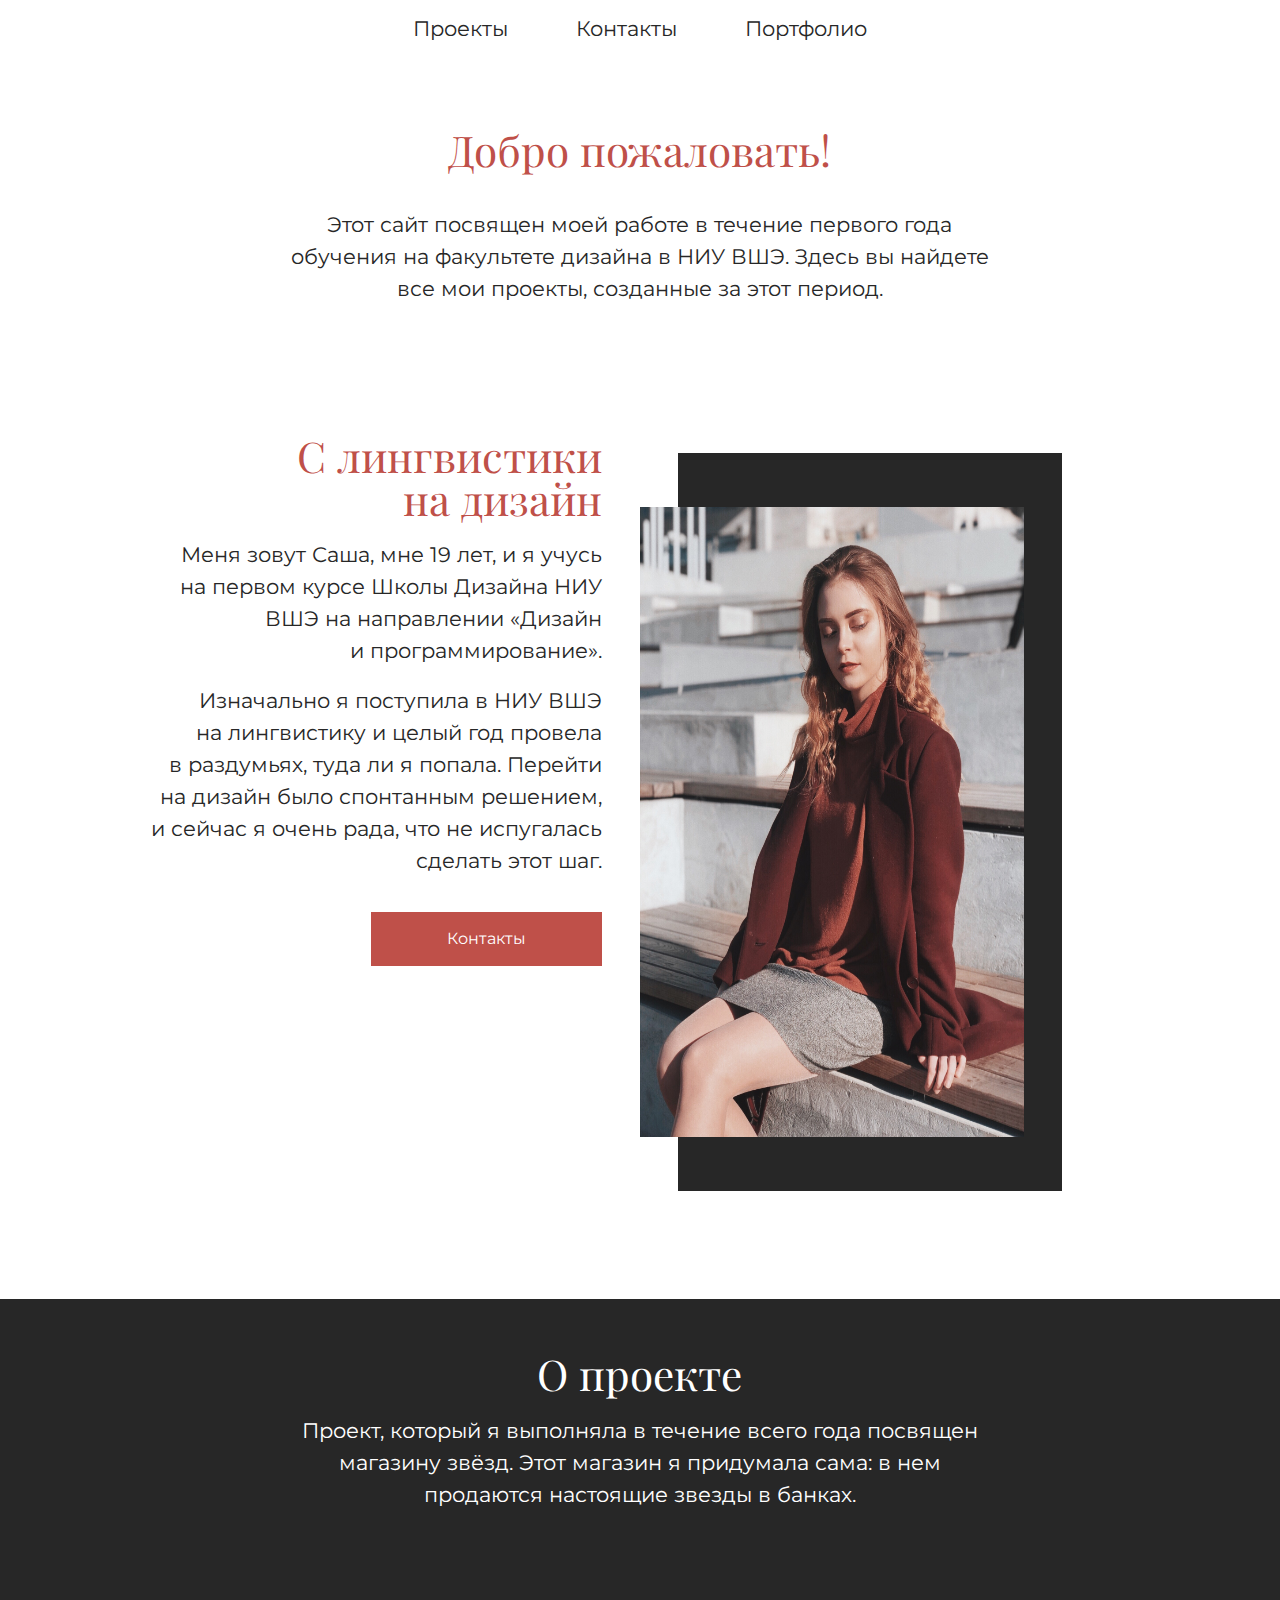
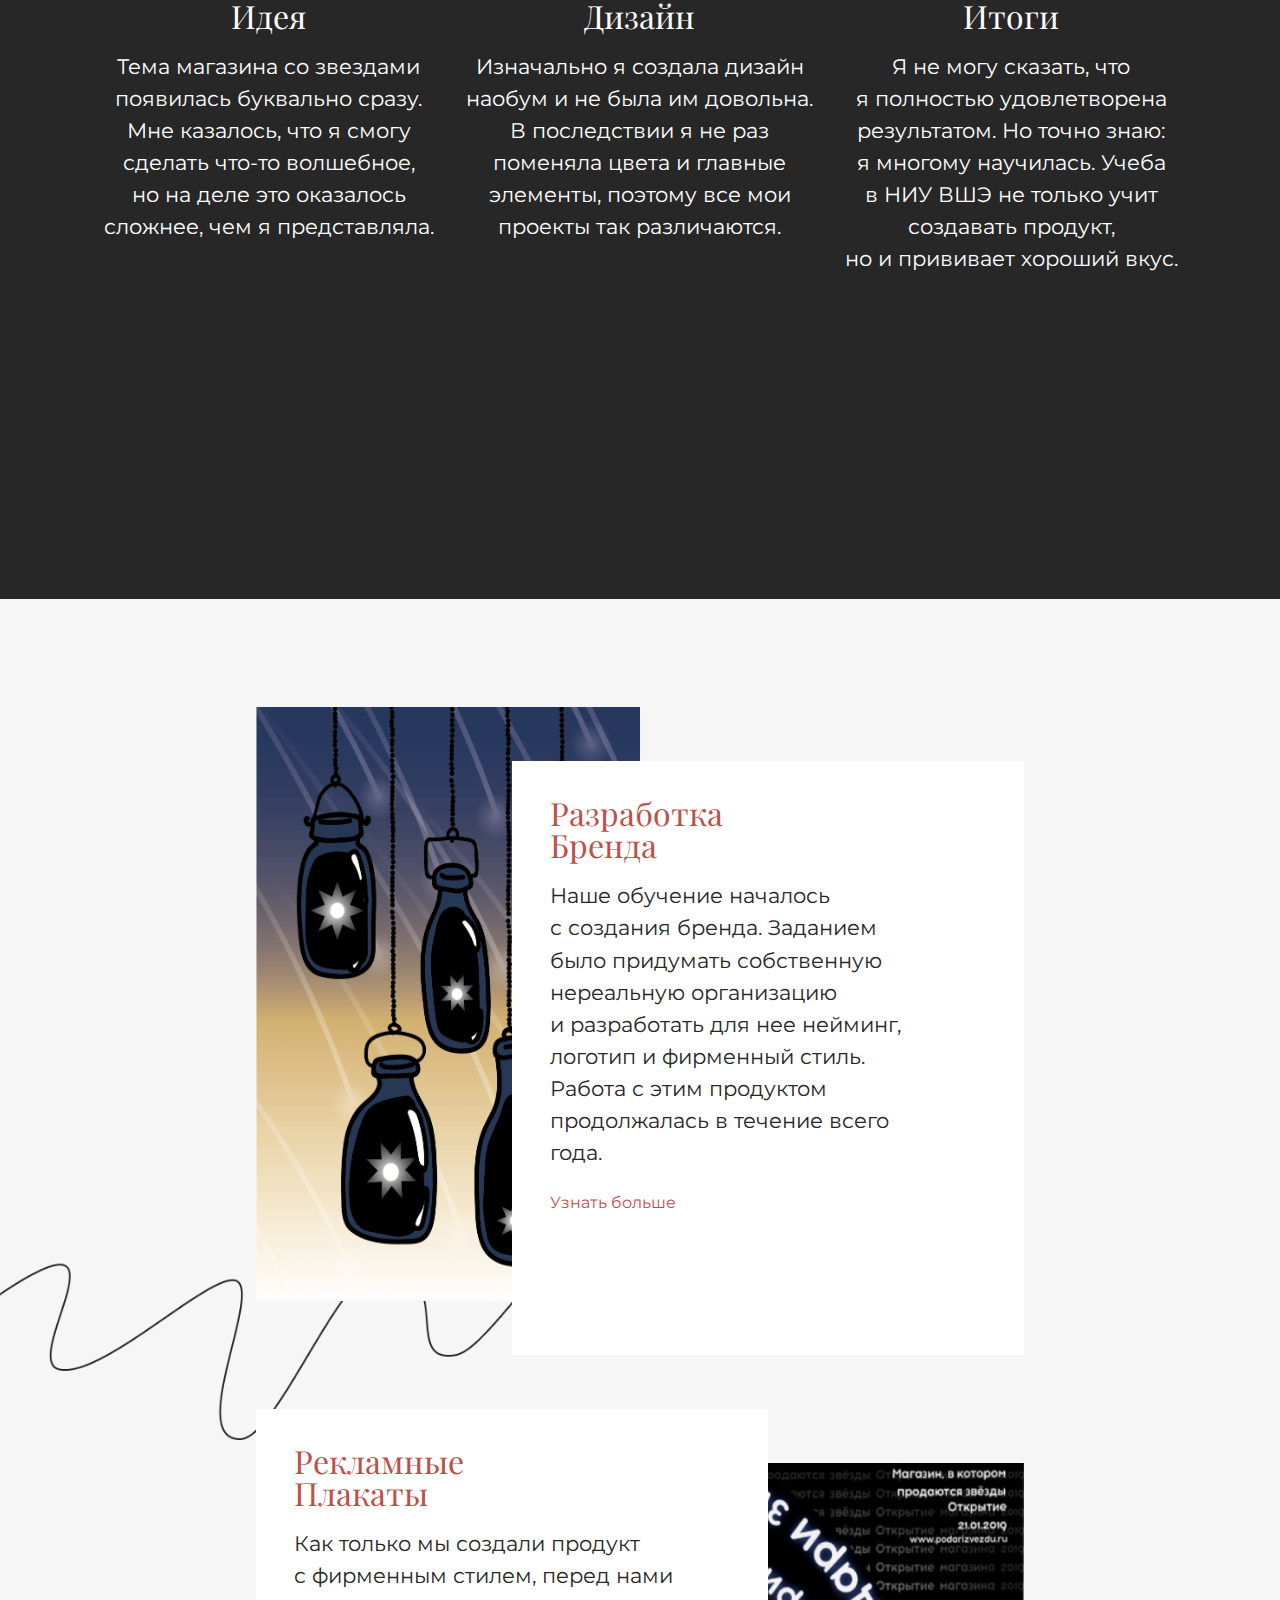
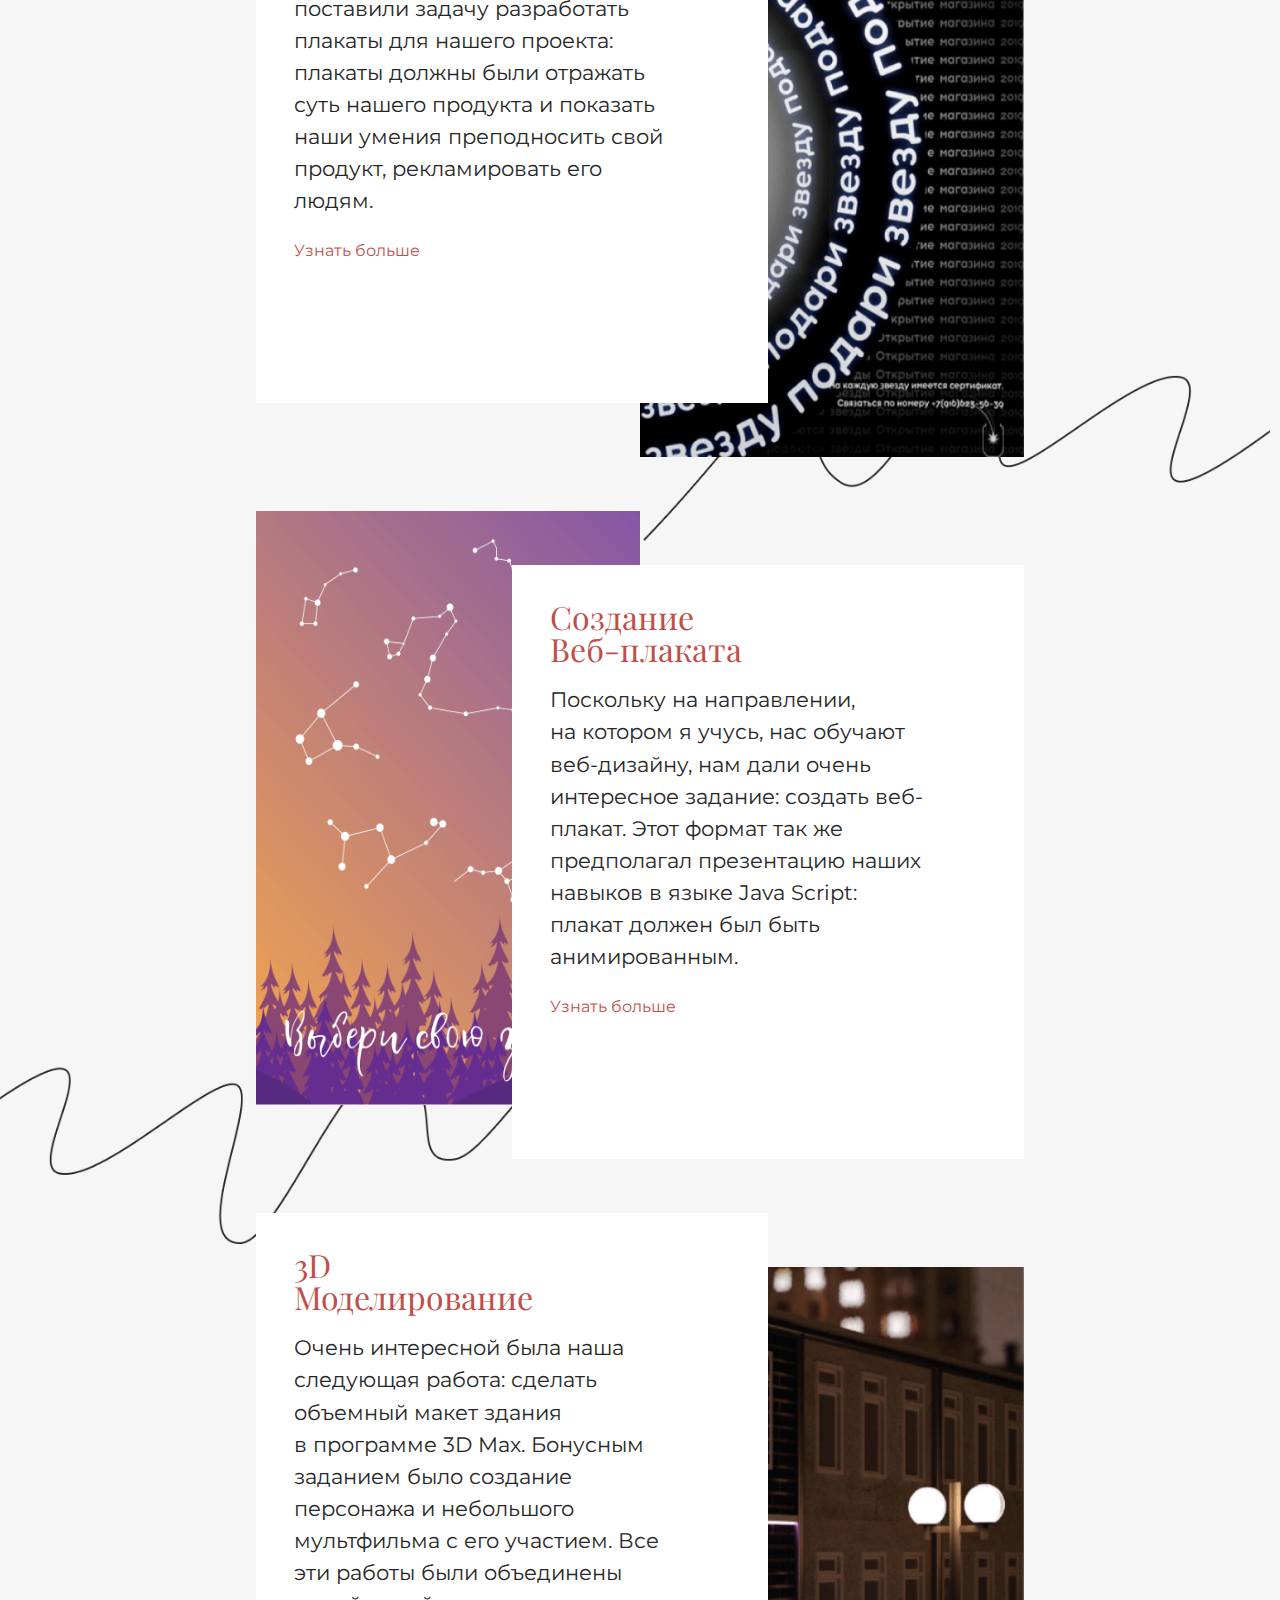
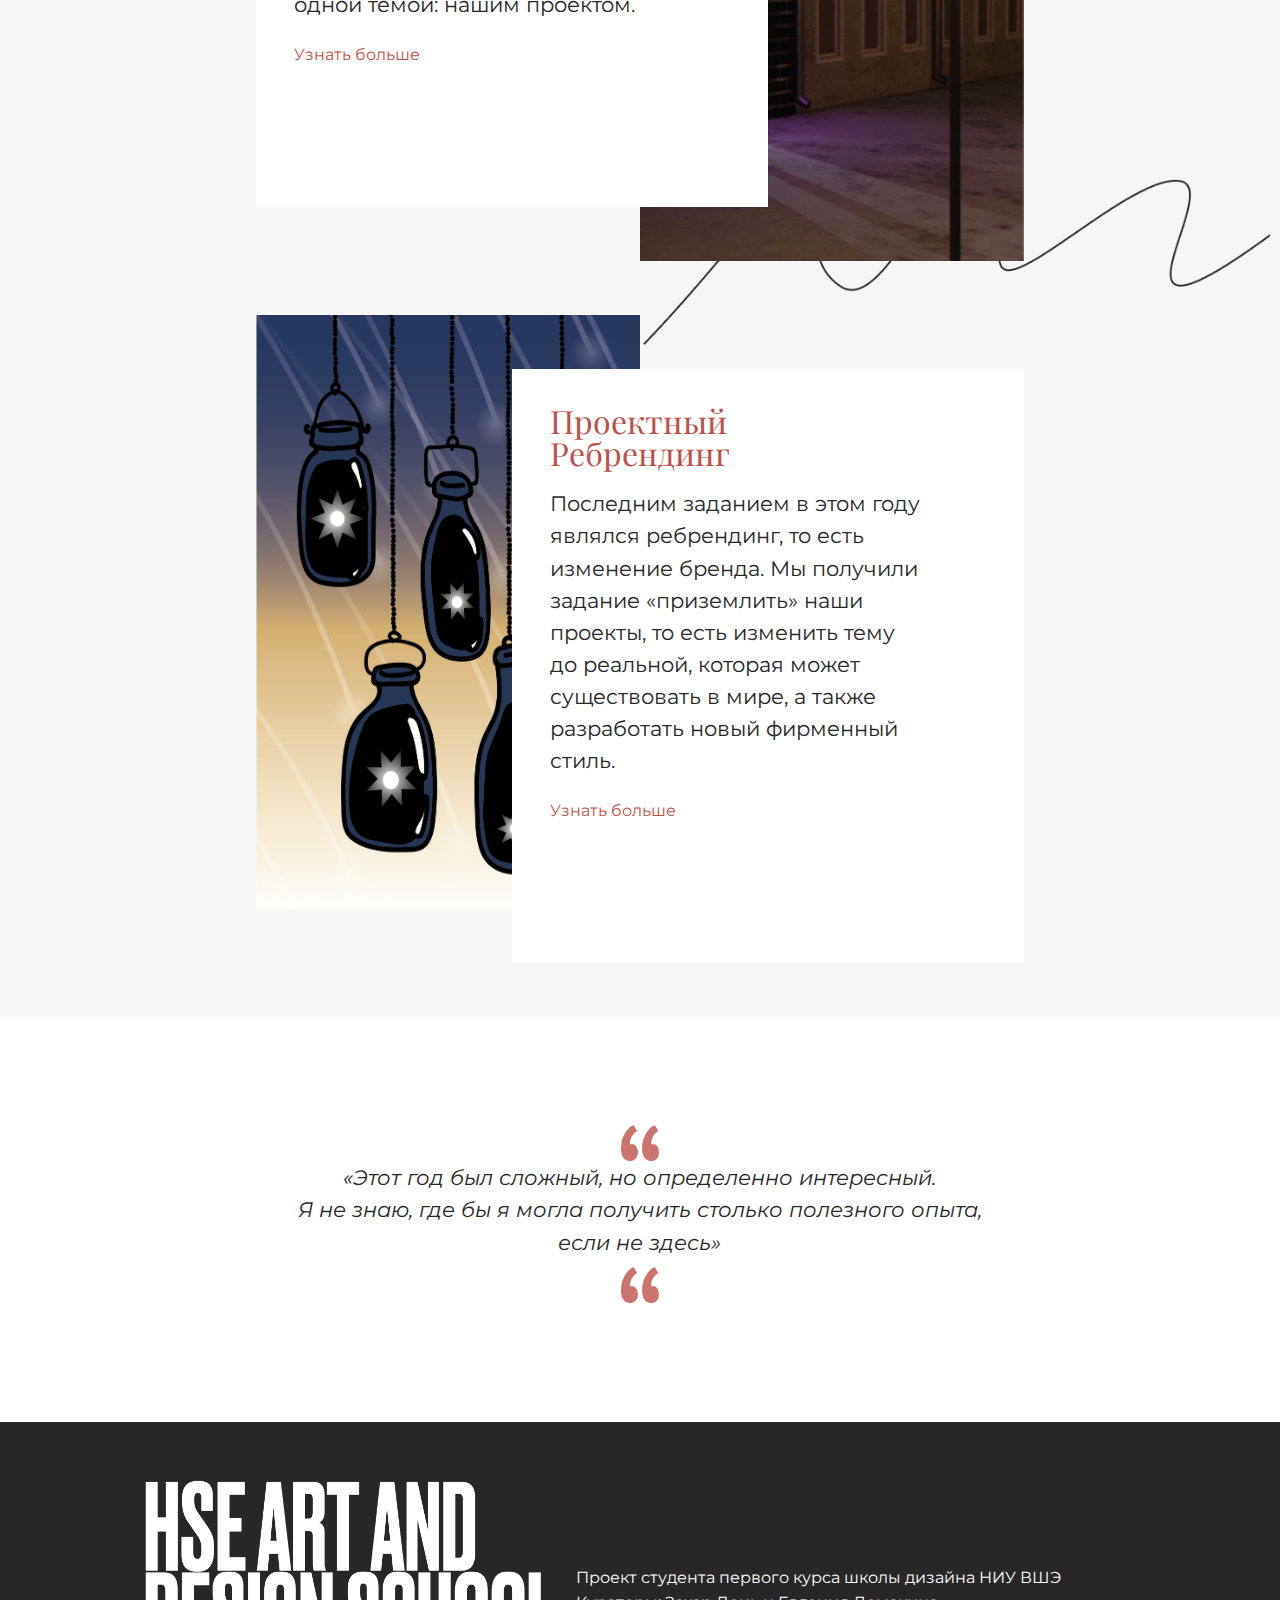
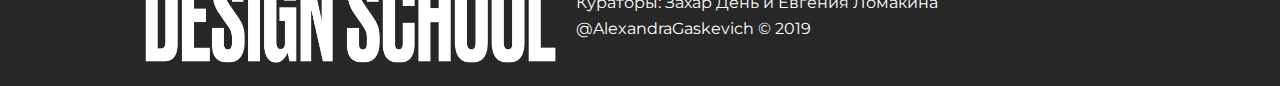
<file: index.html>
<!DOCTYPE html>
<html lang="en" dir="ltr">
  <head>
    <meta charset="utf-8">
    <title>Главная страница</title>
    <link rel="stylesheet" href="styles.css">
    <meta name="viewport" content="width=device-width">
  </head>
  <body>
    <section class="main">

      <nav class="main-nav">
        <ul>
          <li><a href="second-page/index.html">Проекты</a></li>
          <li><a href="about-me/index.html">Контакты</a></li>
          <li><a href="https://portfolio.hse.ru/">Портфолио</a></li>
        </ul>
      </nav>

      <section class="welcome">

        <div class="welcome-text">
          <h1>Добро пожаловать!</h1>
          <p>Этот сайт посвящен моей работе в&nbsp;течение первого года обучения на&nbsp;факультете дизайна в&nbsp;НИУ ВШЭ. Здесь вы&nbsp;найдете все мои проекты, созданные за&nbsp;этот период.</p>
        </div>
      </section>

      <div class="divider">
        <img src="img/divider.png" alt="divider">
      </div>


      <section class="about">
        <div class="about-back-color"></div>

        <div class="about-text">
          <h1>C лингвистики<br>на дизайн</h1>


          <p>Меня зовут Саша, мне 19&nbsp;лет, и&nbsp;я&nbsp;учусь на&nbsp;первом курсе Школы Дизайна НИУ ВШЭ на&nbsp;направлении &laquo;Дизайн и&nbsp;программирование&raquo;.</p>
          <p>Изначально я&nbsp;поступила в&nbsp;НИУ ВШЭ на&nbsp;лингвистику и&nbsp;целый год провела в&nbsp;раздумьях, туда&nbsp;ли я&nbsp;попала. Перейти на&nbsp;дизайн было спонтанным решением, и&nbsp;сейчас я&nbsp;очень рада, что не&nbsp;испугалась сделать&nbsp;этот&nbsp;шаг.</p>

          <div class="button">
            <a href="about-me/index.html">Контакты</a>
          </div>
        </div>

        <div class="photo">
          <img src="img/me.jpg" alt="me">
        </div>

        <div class="photo-two">
          <img src="img/me-two.jpg" alt="">
        </div>
      </section>

      <section class="project">
        <div class="project-text">
          <h1>О проекте</h1>
          <p>Проект, который я&nbsp;выполняла в&nbsp;течение всего года посвящен магазину звёзд. Этот магазин я&nbsp;придумала сама: в&nbsp;нем продаются настоящие звезды в&nbsp;банках.</p>
        </div>


        <div class="project-cards">
          <div class="project-card">
            <div class="project-card-text">
              <h1><span>Идея</span></h1>
              <p>Тема магазина со&nbsp;звездами появилась буквально сразу. Мне казалось, что я&nbsp;смогу сделать что-то волшебное, но&nbsp;на&nbsp;деле это оказалось сложнее, чем я&nbsp;представляла.</p>
            </div>
          </div>


          <div class="project-card">
            <div class="project-card-text">
              <h1><span>Дизайн</span></h1>
              <p>Изначально я&nbsp;создала дизайн наобум и&nbsp;не&nbsp;была им&nbsp;довольна. В&nbsp;последствии я&nbsp;не раз поменяла цвета и&nbsp;главные элементы, поэтому все мои проекты так различаются.</p>
            </div>
          </div>


          <div class="project-card three">
            <div class="project-card-text">
              <h1><span>Итоги</span></h1>
              <p>Я&nbsp;не&nbsp;могу сказать, что я&nbsp;полностью удовлетворена результатом. Но&nbsp;точно знаю: я&nbsp;многому научилась. Учеба в&nbsp;НИУ ВШЭ не&nbsp;только учит создавать продукт, но&nbsp;и&nbsp;прививает хороший вкус.</p>
            </div>
          </div>
        </div>


      </section>

      <div class="part-back-color-grey"></div>
      <div class="part-back-color"></div>


      <section class="part">

        <div class="card" id="card-one">
          <div class="card-image">
            <img src="img/card-one-image.png" alt="card-one-image">
          </div>
          <div class="card-text">
            <div class="card-text-text">
              <h1>Разработка<br>Бренда</h1>
              <p>Наше обучение началось с&nbsp;создания бренда. Заданием было придумать собственную нереальную организацию и&nbsp;разработать для нее нейминг, логотип и&nbsp;фирменный стиль. Работа с&nbsp;этим продуктом продолжалась в&nbsp;течение всего года.</p>
              <a href="second-page/index.html">Узнать больше</a>
            </div>
          </div>
        </div>

        <div class="small-divider">
          <img src="img/small-divider.png" alt="small-divider">
        </div>

        <div class="card" id="card-two">
          <div class="card-text mirror">
            <div class="card-text-text">
              <h1>Рекламные<br>Плакаты</h1>
              <p>Как только мы&nbsp;создали продукт с&nbsp;фирменным стилем, перед нами поставили задачу разработать плакаты для нашего проекта: плакаты должны были отражать суть нашего продукта и&nbsp;показать наши умения преподносить свой продукт, рекламировать его людям.</p>
              <a href="second-page/index.html#posters">Узнать больше</a>
            </div>
          </div>
          <div class="card-image mirror">
            <img src="img/card-two-image.png" alt="card-two-image">
          </div>
        </div>

        <div class="small-divider-mirror">
          <img src="img/small-divider-mirror.png" alt="small-divider-mirror">
        </div>

        <div class="card" id="card-three">
          <div class="card-image">
            <img src="img/card-three-image.png" alt="card-three-image">
          </div>
          <div class="card-text">
            <div class="card-text-text">
              <h1>Создание<br>Веб-плаката</h1>
              <p>Поскольку на&nbsp;направлении, на&nbsp;котором я&nbsp;учусь, нас обучают веб-дизайну, нам дали очень интересное задание: создать веб-плакат. Этот формат так&nbsp;же предполагал презентацию наших навыков в&nbsp;языке Java Script: плакат должен был быть анимированным.</p>
              <a href="second-page/index.html#web-poster">Узнать больше</a>
            </div>
          </div>
        </div>

        <div class="small-divider">
          <img src="img/small-divider.png" alt="small-divider">
        </div>

        <div class="card" id="card-four">
          <div class="card-text  mirror">
            <div class="card-text-text">
              <h1>3D<br>Моделирование</h1>
              <p>Очень интересной была наша следующая работа: сделать объемный макет здания в&nbsp;программе 3D&nbsp;Max. Бонусным заданием было создание персонажа и&nbsp;небольшого мультфильма с&nbsp;его участием. Все эти работы были объединены одной темой: нашим проектом.</p>
              <a href="second-page/index.html#building">Узнать больше</a>
            </div>
          </div>
          <div class="card-image  mirror">
            <img src="img/card-four-image.png" alt="card-four-image">
          </div>
        </div>

        <div class="small-divider-mirror">
          <img src="img/small-divider-mirror.png" alt="small-divider-mirror">
        </div>

        <div class="card" id="card-five">
          <div class="card-image">
            <img src="img/card-one-image.png" alt="card-five-image">
          </div>
          <div class="card-text">
            <div class="card-text-text">
              <h1>Проектный<br>Ребрендинг</h1>
              <p>Последним заданием в&nbsp;этом году являлся ребрендинг, то&nbsp;есть изменение бренда. Мы&nbsp;получили задание &laquo;приземлить&raquo; наши проекты, то&nbsp;есть изменить тему до&nbsp;реальной, которая может существовать в&nbsp;мире, а&nbsp;также разработать новый фирменный стиль.</p>
              <a href="second-page/index.html#rebranding">Узнать больше</a>
            </div>
          </div>
        </div>
      </section>


      <section class="copyright">
        <div class="copyright-background"></div>
        <img class="image-one" src="img/copyright.png" alt="copyright">
        <div class="copyright-text">
          <p>&laquo;Этот год был сложный, но&nbsp;определенно интересный.<br>Я&nbsp;не&nbsp;знаю, где&nbsp;бы я&nbsp;могла получить столько полезного опыта, если не&nbsp;здесь&raquo;</p>
        </div>
        <img class="image-two" src="img/copyright.png" alt="copyright">
      </section>

    </section>

    <footer>
      <a href="https://design.hse.ru/"><img src="img/hse-logo-white.png" alt="hse-logo"></a>
      <p>Проект студента первого курса школы дизайна НИУ ВШЭ<br>Кураторы: Захар День и Евгения Ломакина<br>@AlexandraGaskevich © 2019</p>
    </footer>

  </body>
</html>
</file>
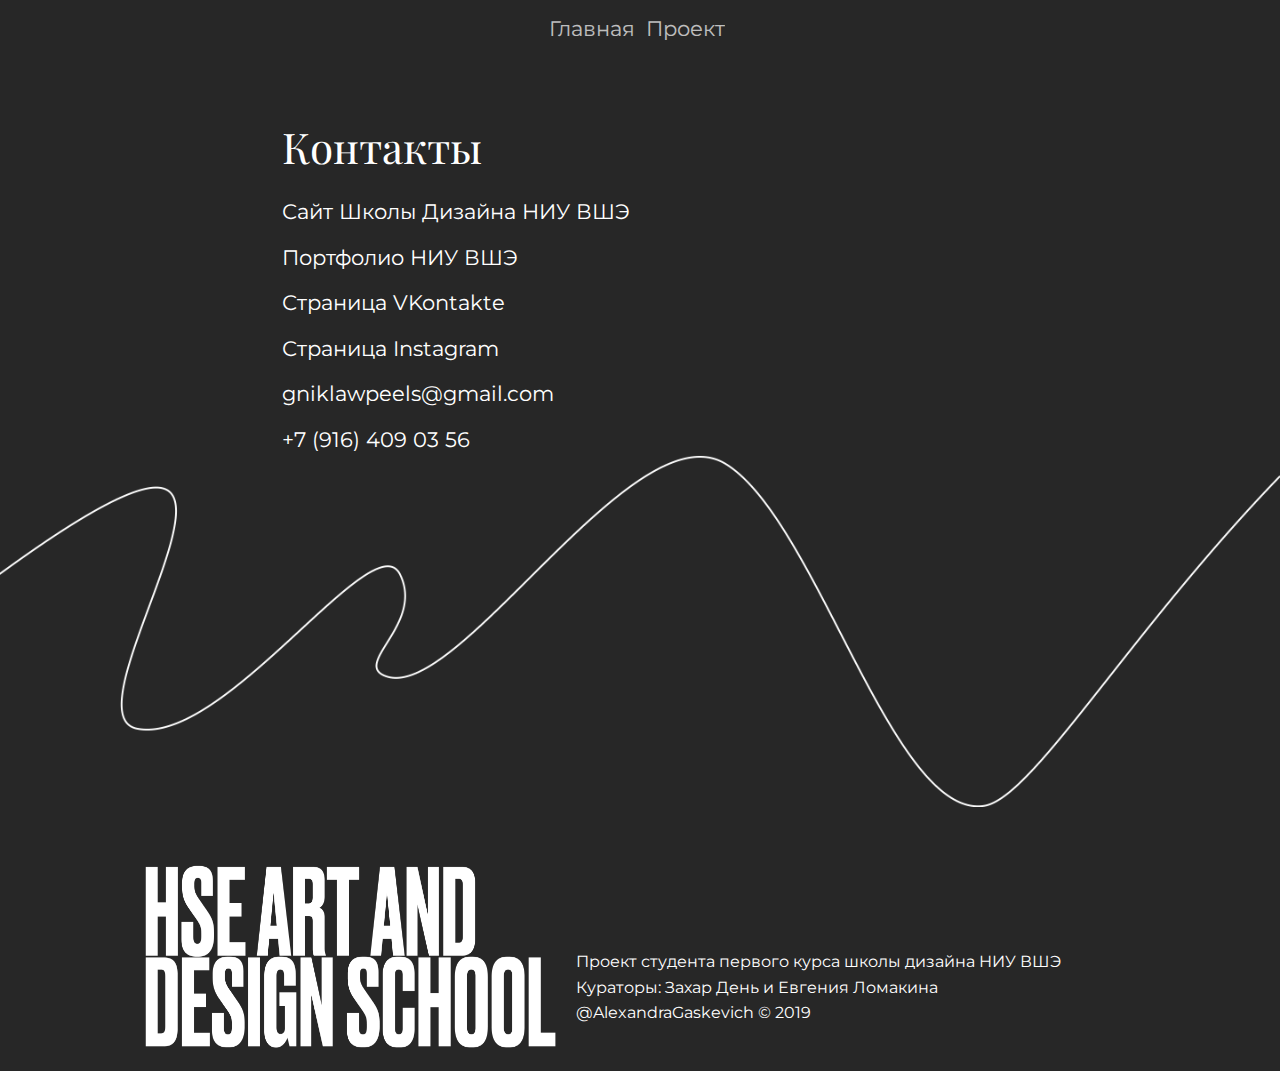
<file: about-me/index.html>
<!DOCTYPE html>
<html lang="en" dir="ltr">
  <head>
    <meta charset="utf-8">
    <title>Контакты</title>
    <link rel="stylesheet" href="styles.css">
    <meta name="viewport" content="width=device-width">
  </head>
  <body>
    <div class="nav">
      <ul>
        <li><a href="../index.html">Главная</a></li>
        <li><a href="../second-page/index.html">Проект</a></li>
      </ul>
    </div>

    <div class="text">
      <h1>Контакты</h1>
      <p><a href="https://design.hse.ru/">Сайт Школы Дизайна НИУ ВШЭ</a></p>
      <p><a href="https://portfolio.hse.ru/project/57100#">Портфолио НИУ ВШЭ</a></p>
      <p><a href="https://vk.com/uincio">Страница VKontakte</a></p>
      <p><a href="https://instagram.com/uincio">Страница Instagram</a></p>
      <p class="none">gniklawpeels@gmail.com</p>
      <p class="none">+7&nbsp;(916)&nbsp;409&nbsp;03&nbsp;56</p>
    </div>

    <img class="divider" src="divider.png" alt="divider">
  </body>
  <footer>
  <a href="https://design.hse.ru/"><img src="../img/hse-logo-white.png" alt="hse-logo"></a>
  <p>Проект студента первого курса школы дизайна НИУ ВШЭ<br>Кураторы: Захар День и Евгения Ломакина<br>@AlexandraGaskevich © 2019</p>
</footer>
</html>
</file>
<file: styles.css>
@import url('https://fonts.googleapis.com/css?family=Montserrat&display=swap');
@import url('https://fonts.googleapis.com/css?family=Playfair+Display&display=swap');
@import "reset.css";


@media (min-width: 320px) and (orientation: portrait) {

  body {
    width: auto;
    height: auto;
    left: 0px;
    top: 0px;
    margin: 0;
    padding: 0;
  }

  section.main {
    width: 100vw;
  }

  h1 {
    font-size: 6.4vw;
    font-family: 'Playfair Display', serif;
    color: #272727;
  }

  p {
    color: #272727;
    font-size: 3.7vw;
    font-family: 'Montserrat', sans-serif;
  }

  nav.main-nav {
    width: 100vw;
    height: 3vh;
  }

  ul {
    list-style: none;
    position: absolute;
    z-index: 2;
    text-align: center;
    width: 100vw;
    margin-top: 2vw;
  }
  li {
    display: inline;
    font-family: 'Montserrat', sans-serif;
    font-size: 3.7vw;
    color: #272727;
    margin-right: 5vw;
  }
  .main-nav a{
    text-decoration: none;
    color: #272727;
    cursor: pointer;
  }

  section.welcome {
    height: 30vh;
    width: 86.67vw;
    margin-top: 4.5vh;
    position: absolute;
  }

  div.welcome-back-color {
    display: none;
  }

  div.welcome-text {
    width: 86.67vw;
    margin-left: 6.67vw;
    text-align: center;
    position: relative;
    z-index: 1;
  }
  div.welcome-text h1 {
    margin-top: ;
    color: #BF5049;
    font-size: 6.4vw;
  }

  div.welcome-text p {
    color: #272727;
    font-size: 3.7vw;
    margin-top: 2vh;
    line-height: 1.5;
  }

  div.divider {
    display: none;
  }

  div.about-back-color {
    display: none;
  }

  section.about {
    margin-top: 32vh;
    width: 100vw;
    height: 105.7vh;
    display: grid;
    position: absolute;
    grid-template-rows: 75vh 52.5vh;
  }

  div.photo {
    width: 100vw;
    height: 75vh;
    margin-top: -75vh;
    z-index: 0;
  }
  div.photo img {
    width: 100vw;
    height: auto;
    z-index: 0;
  }

  div.photo-two {
    display: none;
  }

  div.about-text {
    background-color: #FFFFFF;
    margin-top: 52.5vh;
    text-align: left;
    width: 86.67vw;
    height: 52.5vh;
    margin-left: 6.67vw;
    z-index: 1;
  }


  div.about-text h1 {
    color: #BF5049;
    margin-left: 10vw;
    margin-top: 2vh;
  }

  div.about-text p {
    width: 66.67vw;
    margin-left: 10vw;
    font-size: 3.2vw;
    margin-top: 1vh;
    line-height: 1.5;
  }

  div.button {
    width: 37.3vw;
    height: 4.5vh;
    background-color: #BF5049;
    margin-top: 4.5vh;
    margin-left: 10vw;
    text-align: center;
  }

  div.button a {
    color: #FFFFFF;
    font-family: 'Montserrat', sans-serif;
    font-size: 2.67vw;
    line-height: 4.5vh;
    text-decoration: none;
    cursor: pointer;
  }

  section.project {
    margin-top: 140.4vh;
    width: 100vw;
    height: 135vh;
    background-color: #272727;
  }

  div.project-text {
    margin-top: 1.5vh;
    width: 86.67vw;
    margin-left: 6.67vw;
    margin-top: ;
    text-align: center;
    position: absolute;
    z-index: 2;
  }

  div.project-text h1{
    color: #FFFFFF;
    margin-top: 2vh;
  }

  div.project-text p{
    color: #FFFFFF;
    font-size: 3.7vw;
    margin-top: 1vh;
    line-height: 1.5;
  }

  div.project-cards {
    margin-top: 30vh;
    display: flex;
    flex-direction: column;
    justify-content: space-between;

    width: 86.67vw;
    height: 100vh;
    margin-left: 6.67vw;
    margin-top: ;
    position: absolute;
    z-index: 2;
    text-align: center;
  }

  div.project-cards h1{
    font-size: 6.4vw;
    color: #BF5049;
    text-align: center;
    margin-top: 2vh;

  }

  div.project-cards p {
    text-align: center;
    font-size: 3.7vw;
    margin-top: 2vh;
    line-height: 1.5;
  }

  div.project-card {
    height: 30vh;
    width: 86.67vw;
    background-color: #FFFFFF;
  }

  div.project-card.three {
    height: 32.5vh;
  }

  div.project-card-text {
    width: 66.67vw;
    margin-left: 10vw;
  }

  div.part-back-color-grey{
    display: none;
  }

  div.part-back-color {
    display: none;
  }


    section.part {
      width: 100vw;
      position: absolute;
      z-index: 2;
    }

    div.card {
      width: 100vw;
      height: 100vh;
      display: grid;
      position: relative;
      z-index: 5;
      grid-template-rows: 50vh 50vh;
    }

    div.card-image img{
      width: 100vw;
      height: auto;
      z-index: 4;
    }

    div.card-image.mirror{
      margin-top: -50vh;
    }

    div.card-text {
      background-color: #FFFFFF;
      width: 100vw;
      height: 50vh;
      z-index: 5;
    }

    div.card-text.mirror {
      margin-top: 50vh;
    }

    div.card-text a {
      text-decoration: none;
      font-size: 3.2vw;
      font-family: 'Montserrat', sans-serif;
      color: #BF5049;
      cursor: pointer;
    }

    div.card-text-text {
      width: 86.67vw;
      margin-left: 6.67vw;
    }

    div.card-text-text h1 {
      font-size: 6.4vw;
      color: #BF5049;
      margin-top: 2vh;
    }

    div.card-text-text p {
      font-size: 3.7vw;
      margin-top: 2vh;
      line-height: 1.5;
      margin-bottom: 2vh;
    }

    div.card-text-text a {
      font-size: 3.7vw;
    }

    div.small-divider {
      display: none;
    }

    div.small-divider-mirror {
      display: none;
    }


    section.copyright {
      margin-top: 500.2vh;
      width: 100vw;
    }

    div.copyright-text {
      position: absolute;
      z-index: 2;
      width: 86.67vw;
      margin-left: 6.67vw;
      text-align: center;
      font-style: italic;
      margin-top: 2vh;
    }
    div.copyright-text p {
      font-size: 3.7vw;
    }

    section.copyright img.image-one {
      position: absolute;
      z-index: 2;
      width: 10.67;
      height: 4.6vh;
      margin-left: 44.67vw;
      margin-top: -5.2vh;
      opacity: 0.7;
    }

    section.copyright img.image-two {
      position: absolute;
      z-index: 2;
      width: 10.67vw;
      height: 4.6vh;
      margin-left: 44.67vw;
      margin-top: 18vh;
      opacity: 0.7;
    }

    footer {
      margin-top: 532.7vh;
      width: 100vw;
      padding-bottom: 6vh;
      background-color: #272727;
    }

    footer img {
      width: 43.3vw;
      height: ;
      margin-top: 5vh;
      margin-left: 14.5vw;
    }
    footer p {
      width: 69vw;
      color: #FFFFFF;
      font-size: 2.67vw;
      font-family: 'Montserrat', sans-serif;
      margin-left: 15.5vw;
      margin-top: 2vh;
      line-height: 1.5;
    }
}

@media (min-width: 768px) and (orientation: portrait){

  body {
    width: auto;
    height: auto;
    left: 0px;
    top: 0px;
    margin: 0;
    padding: 0;
  }

  section.main {
    width: 100vw;
  }

  h1 {
    font-size: 6.4vw;
    font-family: 'Playfair Display', serif;
    color: #272727;
  }

  p {
    color: #272727;
    font-size: 3.7vw;
    font-family: 'Montserrat', sans-serif;
  }

  nav.main-nav {
    width: 100vw;
    height: 3vh;
  }

  nav.main-nav:hover {
    color:#BF5049;
  }

  ul {
    list-style: none;
    position: absolute;
    z-index: 2;
  }
  li {
    display: inline;
    font-family: 'Montserrat', sans-serif;
    font-size: 3.7vw;
    color: #272727;
  }
  .main-nav a{
    text-decoration: none;
    color: #272727;
    cursor: pointer;
  }

  section.welcome {
    height: 30vh;
    width: 86.67vw;
    margin-top: 4.5vh;
    position: absolute;
  }

  div.welcome-back-color {
    display: none;
  }

  div.welcome-text {
    width: 86.67vw;
    margin-left: 6.67vw;
    text-align: center;
    position: relative;
    z-index: 1;
  }
  div.welcome-text h1 {
    margin-top: 4vh;
    color: #BF5049;
    font-size: 6.4vw;
  }

  div.welcome-text p {
    color: #272727;
    font-size: 3.7vw;
    line-height: 1.5;
  }

  div.divider {
    display: none;
  }

  div.about-back-color {
    display: none;
  }

  section.about {
    margin-top: 34.5vh;
    width: 100vw;
    height: 105.7vh;
    display: grid;
    position: absolute;
    grid-template-rows: 75vh 52.5vh;
  }

  div.photo {
    width: 100vw;
    height: 75vh;
    margin-top: -65vh;
    z-index: 0;
  }
  div.photo img {
    width: 100vw;
    height: auto;
    z-index: 0;
  }

  div.photo-two {
    display: none;
  }

  div.about-text {
    background-color: #FFFFFF;
    margin-top: 52.5vh;
    text-align: left;
    width: 86.67vw;
    height: 60.5vh;
    margin-left: 6.67vw;
    z-index: 1;
  }


  div.about-text h1 {
    color: #BF5049;
    margin-left: 10vw;
  }

  div.about-text p {
    width: 66.67vw;
    margin-left: 10vw;
    font-size: 3.2vw;
  }

  div.button {
    width: 37.3vw;
    height: 4.5vh;
    background-color: #BF5049;
    margin-top: 4.5vh;
    margin-left: 10vw;
    text-align: center;
  }

  div.button a {
    color: #FFFFFF;
    font-family: 'Montserrat', sans-serif;
    font-size: 2.67vw;
    line-height: 4.5vh;
    text-decoration: none;
    cursor: pointer;
  }

  section.project {
    margin-top: 162.4vh;
    width: 100vw;
    height: 160.7vh;
    background-color: #272727;
  }

  div.project-text {
    margin-top: 1.5vh;
    width: 86.67vw;
    margin-left: 6.67vw;
    margin-top: ;
    text-align: center;
    position: absolute;
    z-index: 2;
  }

  div.project-text h1{
    color: #FFFFFF;
  }

  div.project-text p{
    color: #FFFFFF;
    font-size: 3.7vw;
  }

  div.project-cards {
    margin-top: 34vh;
    display: flex;
    flex-direction: column;
    justify-content: space-between;

    width: 86.67vw;
    height: 120vh;
    margin-left: 6.67vw;
    margin-top: ;
    position: absolute;
    z-index: 2;
    text-align: center;
  }

  div.project-cards h1{
    font-size: 6.4vw;
    color: #BF5049;
    text-align: center;
    margin-top: 3vh;

  }

  div.project-cards p {
    text-align: center;
    font-size: 3.2vw;
    margin-top: 2vh;
  }

  div.project-card {
    height: 33.7vh;
    width: 86.67vw;
    background-color: #FFFFFF;
  }

  div.project-card-text {
    width: 66.67vw;
    margin-left: 10vw;
  }

  div.part-back-color-grey{
    display: none;
  }

  div.part-back-color {
    display: none;
  }


    section.part {
      width: 100vw;
      position: absolute;
      z-index: 2;
    }

    div.card {
      width: 100vw;
      height: 100vh;
      display: grid;
      position: relative;
      z-index: 5;
      grid-template-rows: 50vh 50vh;
    }

    div.card-image img{
      width: 100vw;
      height: auto;
      z-index: 4;
    }

    div.card-image.mirror{
      margin-top: -50vh;
    }

    div.card-text {
      background-color: #FFFFFF;
      width: 100vw;
      height: 60vh;
      z-index: 5;
    }

    div.card-text.mirror {
      margin-top: 50vh;
    }

    div.card-text a {
      text-decoration: none;
      font-size: 3.2vw;
      font-family: 'Montserrat', sans-serif;
      color: #BF5049;
      cursor: pointer;
    }

    div.card-text-text {
      width: 86.67vw;
      margin-left: 6.67vw;
    }

    div.card-text-text h1 {
      font-size: 6.4vw;
      color: #BF5049;
    }

    div.card-text-text p {
      font-size: 3.2vw;
    }

    div.card-text-text a {
      font-size: 3.2vw;
    }

    div.small-divider {
      display: none;
    }

    div.small-divider-mirror {
      display: none;
    }


    section.copyright {
      margin-top: 515.2vh;
      width: 100vw;
    }

    div.copyright-text {
      position: absolute;
      z-index: 2;
      width: 86.67vw;
      margin-left: 6.67vw;
      text-align: center;
      font-style: italic;
    }
    div.copyright-text p {
      font-size: 3.7vw;
    }

    section.copyright img{
      position: absolute;
      z-index: 2;
      width: 10.67;
      height: 4.6vh;
      margin-left: 44.67vw;
    }

    section.copyright img.image-one {
      margin-top: -5.2vh;
    }
    section.copyright img.image-two {
      margin-top: 20vh;
    }

    footer {
      margin-top: 547.7vh;
      width: 100vw;
      background-color: #272727;
      padding-bottom: 6vh;
      background-color: #272727;
    }

    footer img {
      width: 43.3vw;
      height: ;
      margin-top: 5vh;
      margin-left: 14.5vw;
    }
    footer p {
      color: #FFFFFF;
      font-size: 2.67vw;
      font-family: 'Montserrat', sans-serif;
      margin-left: 15.5vw;
      margin-top: 2vh;
      line-height: 1.5;
    }
}

@media (min-width: 1440px) {

  body {
    width: 100vw;
    left: 0px;
    top: 0px;
    margin: auto;
    padding: 0;
  }

  section.main {
    width: 100vw;
  }

  h1 {
    font-size: 3.3vw;
    font-family: 'Playfair Display', serif;
    color: #272727;
  }

  p {
    color: #272727;
    font-size: 1vw;
    font-family: 'Montserrat', sans-serif;
  }

  nav.main-nav {
  }

  ul {
    list-style: none;
    z-index: 2;
    text-align: center;
    margin-top: 2vh;
    margin-bottom: 2vh;
  }

  li {
    display: inline-block;
    margin-right: 5vw;
    font-family: 'Montserrat', sans-serif;
    font-size: 1.25vw;
    color: #272727;
  }


  li:last-child {
    margin-right: 0;
  }

  .main-nav a{
    text-decoration: none;
    color: #272727;
    cursor: pointer;
  }

  .main-nav a:hover{
    color: #BF5049;
    transition: all 300ms ease;
  }

  section.welcome {
    width: 100vw;
    height: 30vh;
    margin-top: 10vh;
  }

  div.welcome-text {
    width: 56vw;
    margin-left: 22vw;
    text-align: center;
    z-index: 1;
  }
  div.welcome-text h1 {
    color: #BF5049;
    font-size: 3.3vw;
    margin-bottom: 4vh;
  }

  div.welcome-text p {
    color: #272727;
    font-size: 1.67vw;
    line-height: 1.5;
  }

  div.divider {
    position: absolute;
    width: 100vw;
    display: block;
    margin-top: 0;
    z-index: 0;
  }

  div.divider img {
    width: 100vw;
    height: auto;
    overflow: hidden;
  }

  section.about {
    width: 72vw;
    height: 76vh;
    margin-top: 40vh;
    margin-left: 14vw;
    display: grid;
    grid-template-columns: 36vw 36vw;
  }

  div.about-text {
    background-color: transparent;
    margin-top: 0px;
    text-align: right;
    width: 36vw;
    margin-left: -3vw;
    z-index: 1;
  }


  div.about-text h1 {
    color: #BF5049;
    margin-left: 0;
  }

  div.about-text p {
    width: 36vw;
    margin-left: 0;
    margin-top: 2vh;
    font-size: 1.25vw;
    line-height: 1.5;
  }

  div.button {
    width: 18vw;
    height: 6vh;
    background-color: #BF5049;
    margin-left: 18vw;
    margin-top: 6vh;
    text-align: center;
    cursor: pointer;
  }
  div.button:hover{
    background-color: #AB403A;
    transition: all 300ms ease;
  }

  div.button a {
    color: #FFFFFF;
    font-family: 'Montserrat', sans-serif;
    font-size: 1.25vw;
    text-decoration: none;
    cursor: pointer;
    line-height: 6vh;
  }

  div.about-back-color {
    display: block;
    width: 30vw;
    height: 82vh;
    margin-left: 39vw;
    margin-top: -6vh;
    background-color: #272727;
    z-index: 0;
    position: absolute;
  }

  div.photo {
    width: 30vw;
    height: 50vh;
    z-index: 0;
  }
  div.photo img {
    height: 70vh;
    width: 30vw;
  }
  div.photo-two {
    display: block;
    opacity: 0;
    position: absolute;
    width: 30vw;
    height: 50vh;
    z-index: 0;
    margin-left: 36vw;
  }

  div.photo-two img {
    height: 70vh;
    width: 30vw;
  }

  div.photo-two:hover {
    opacity: 1;
    transition: all 300ms ease;

  }

  section.project {
    width: 100vw;
    height: 80vh;
    margin-top: 6vh;
    background-color: #272727;
  }

  div.project-text {
    width: 56vw;
    margin-left: 22vw;
    padding-top: 6vh;
    text-align: center;
    z-index: 2;
  }

  div.project-text h1{
    color: #FFFFFF;
  }

  div.project-text p{
    color: #FFFFFF;
    font-size: 1.67vw;
    margin-top: 2vh;
    line-height: 1.5;
  }


  div.project-cards {
    display: flex;
    flex-direction: row;
    justify-content: space-between;
    width: 70vw;
    height: 36vh;
    margin-left: 15vw;
    margin-top: 6vh;
    z-index: 2;
    text-align: center;
  }

  div.project-card {
    margin-top: 6vh;
  }

  div.project-cards h1{
    font-size: 2.5vw;
    color: #FFFFFF;
  }

  div.project-cards p {
    color: #FFFFFF;
    font-size: 1.25vw;
    margin-top: 2vh;
    line-height: 1.5;
  }


  div.project-card-text {
    width: 21vw;
  }

  div.part-back-color-grey{
    display: block;
    width: 100vw;
    height: 402vh;
    background-color: #F6F6F6;
    z-index: 0;
    position: absolute;
  }

  section.part {
    width: 60vw;
    height: 396vh;
    margin-left: 20vw;
    z-index: 2;
    margin-top: 6vh;
  }

  div.card {
    width: 60vw;
    height: 70vh;
    margin-bottom: 8vh;
    display: grid;
    position: relative;
    z-index: 5;
    grid-template-columns: 30vw 40vw;
  }

  div.card-image img{
    width: 30vw;
    height: 66vh;
    overflow: hidden;
    z-index: 4;
    margin-top: 6vh;
  }

  div.card-image.mirror {
    width: 30vw;
    height: 66vh;
    position: absolute;
    z-index: 4;
    margin-left: 30vw;
    margin-top: 6vh;
  }

  div.card-text {
    background-color: #FFFFFF;
    width: 40vw;
    height: 66vh;
    z-index: 7;
    margin-left: -10vw;
    margin-top: 12vh;
  }

  div.card-text.mirror {
    background-color: #FFFFFF;
    width: 40;
    height: 66vh;
    z-index: 5;
    margin-top: 6vh;
    margin-left: 0vw;
  }

  div.card-text a {
    text-decoration: none;
    font-size: 1.25vw;
    font-family: 'Montserrat', sans-serif;
    color: #BF5049;
    cursor: pointer;
  }

  div.card-text a:hover {
    color: #AB403A;
    transition: all 300ms ease;
  }

  div.card-text-text {
    width: 30vw;
    margin-left: 3vw;
    margin-top: 10vh;
  }

  div.card-text-text h1 {
    font-size: 2.5vw;
    color: #BF5049;
  }

  div.card-text-text p {
    font-size: 1.25vw;
    margin-top: 2vh;
    line-height: 1.5;
    margin-bottom: 3vh;
  }

  div.card-text-text a {
    font-size: 1.25vw;
  }

  div.small-divider img{
    width: 49vw;
    display: block;
    position: absolute;
    margin-top: -16.67vh;
    margin-left: -22.2vw;
    z-index: 0;
    overflow: hidden;
  }

  div.small-divider-mirror img{
    width: 49vw;
    display: block;
    position: absolute;
    margin-top: -16.67vh;
    margin-left: 30.2vw;
    z-index: 0;
    overflow: hidden;
  }

  section.copyright {
    width: 100vw;
    height: 45vh;
  }

  div.copyright-text {
    z-index: 2;
    width: 56vw;
    margin-left: 22vw;
    text-align: center;
    font-style: italic;
  }
  div.copyright-text p {
    font-size: 1.67vw;
    line-height: 1.5;
  }

  section.copyright img.image-one {
    z-index: 2;
    width: 3vw;
    height: 4vh;
    margin-left: 48.5vw;
    opacity: 0.8;
    margin-top: 12vh;
  }

  section.copyright img.image-two {
    z-index: 2;
    width: 3vw;
    height: 4vh;
    margin-left: 48.5vw;
    opacity: 0.8;
    margin-top: 1vh;
  }

  footer {
    width: 100vw;
    padding-bottom: 5vh;
    background-color: #272727;
    margin-top: 0;
  }

  footer img {
    width: 34.7vw;
    height: 23.3vh;
    margin-top: 5vh;
    margin-left: 10vw;
    cursor: pointer;
  }
  footer p {
    color: #FFFFFF;
    font-size: 1.25vw;
    font-family: 'Montserrat', sans-serif;
    margin-left: 45vw;
    margin-top: -12.5vh;
    line-height: 1.6;
  }
}

@media (orientation: landscape) and (max-width: 1439px){

  body {
    width: 100vw;
    left: 0px;
    top: 0px;
    margin: auto;
    padding: 0;
  }

  section.main {
    width: 100vw;
  }

  h1 {
    font-size: 3.3vw;
    font-family: 'Playfair Display', serif;
    color: #272727;
  }

  p {
    color: #272727;
    font-size: 1vw;
    font-family: 'Montserrat', sans-serif;
  }

  nav.main-nav {
  }

  ul {
    list-style: none;
    z-index: 2;
    text-align: center;
    margin-top: 2vh;
    margin-bottom: 2vh;
  }

  li {
    display: inline-block;
    margin-right: 5vw;
    font-family: 'Montserrat', sans-serif;
    font-size: 1.67vw;
    color: #272727;
  }


  li:last-child {
    margin-right: 0;
  }

  .main-nav a{
    text-decoration: none;
    color: #272727;
    cursor: pointer;
  }

  .main-nav a:hover{
    color: #BF5049;
    transition: all 300ms ease;
  }

  section.welcome {
    width: 100vw;
    height: 30vh;
    margin-top: 10vh;
  }

  div.welcome-text {
    width: 56vw;
    margin-left: 22vw;
    text-align: center;
    z-index: 1;
  }
  div.welcome-text h1 {
    color: #BF5049;
    font-size: 3.3vw;
    margin-bottom: 4vh;
  }

  div.welcome-text p {
    color: #272727;
    font-size: 1.67vw;
    line-height: 1.5;
  }

  div.divider {
    display: none;
  }

  section.about {
    width: 72vw;
    height: 76vh;
    margin-top: 12vh;
    margin-left: 14vw;
    display: grid;
    grid-template-columns: 36vw 36vw;
  }

  div.about-text {
    background-color: transparent;
    margin-top: -8vh;
    text-align: right;
    width: 36vw;
    margin-left: -3vw;
    z-index: 1;
  }


  div.about-text h1 {
    color: #BF5049;
    margin-left: 0;
  }

  div.about-text p {
    width: 36vw;
    margin-left: 0;
    margin-top: 2vh;
    font-size: 1.67vw;
    line-height: 1.5;
  }

  div.button {
    width: 18vw;
    height: 6vh;
    background-color: #BF5049;
    margin-left: 18vw;
    margin-top: 4vh;
    text-align: center;
    cursor: pointer;
  }
  div.button:hover{
    background-color: #AB403A;
    transition: all 300ms ease;
  }

  div.button a {
    color: #FFFFFF;
    font-family: 'Montserrat', sans-serif;
    font-size: 1.25vw;
    text-decoration: none;
    cursor: pointer;
    line-height: 6vh;
  }

  div.about-back-color {
    display: block;
    width: 30vw;
    height: 82vh;
    margin-left: 39vw;
    margin-top: -6vh;
    background-color: #272727;
    z-index: 0;
    position: absolute;
  }

  div.photo {
    width: 30vw;
    height: 50vh;
    z-index: 0;
  }
  div.photo img {
    height: 70vh;
    width: 30vw;
  }

  div.photo-two {
    display: none;
  }

  section.project {
    width: 100vw;
    height: 100vh;
    margin-top: 12vh;
    background-color: #272727;
  }

  div.project-text {
    width: 56vw;
    margin-left: 22vw;
    padding-top: 6vh;
    text-align: center;
    z-index: 2;
  }

  div.project-text h1{
    color: #FFFFFF;
  }

  div.project-text p{
    color: #FFFFFF;
    font-size: 1.67vw;
    margin-top: 2vh;
    line-height: 1.5;
  }


  div.project-cards {
    display: flex;
    flex-direction: row;
    justify-content: space-between;
    width: 86vw;
    height: 36vh;
    margin-left: 7vw;
    margin-top: 4vh;
    z-index: 2;
    text-align: center;
  }

  div.project-card {
    margin-top: 6vh;
  }

  div.project-cards h1{
    font-size: 2.5vw;
    color: #FFFFFF;
  }

  div.project-cards p {
    color: #FFFFFF;
    font-size: 1.67vw;
    margin-top: 2vh;
    line-height: 1.5;
  }


  div.project-card-text {
    width: 28vw;
  }

  div.part-back-color-grey{
    display: block;
    width: 100vw;
    height: 402vh;
    background-color: #F6F6F6;
    z-index: 0;
    position: absolute;
  }

  section.part {
    width: 60vw;
    height: 396vh;
    margin-left: 20vw;
    z-index: 2;
    margin-top: 6vh;
  }

  div.card {
    width: 60vw;
    height: 70vh;
    margin-bottom: 8vh;
    display: grid;
    position: relative;
    z-index: 5;
    grid-template-columns: 30vw 40vw;
  }

  div.card-image img{
    width: 30vw;
    height: 66vh;
    overflow: hidden;
    z-index: 4;
    margin-top: 6vh;
  }

  div.card-image.mirror {
    width: 30vw;
    height: 66vh;
    position: absolute;
    z-index: 4;
    margin-left: 30vw;
    margin-top: 6vh;
  }

  div.card-text {
    background-color: #FFFFFF;
    width: 40vw;
    height: 66vh;
    z-index: 7;
    margin-left: -10vw;
    margin-top: 12vh;
  }

  div.card-text.mirror {
    background-color: #FFFFFF;
    width: 40;
    height: 66vh;
    z-index: 5;
    margin-top: 6vh;
    margin-left: 0vw;
  }

  div.card-text a {
    text-decoration: none;
    font-size: 1.25vw;
    font-family: 'Montserrat', sans-serif;
    color: #BF5049;
    cursor: pointer;
  }

  div.card-text a:hover {
    color: #AB403A;
    transition: all 300ms ease;
  }

  div.card-text-text {
    width: 30vw;
    margin-left: 3vw;
    margin-top: 4vh;
  }

  div.card-text-text h1 {
    font-size: 2.5vw;
    color: #BF5049;
  }

  div.card-text-text p {
    font-size: 1.67vw;
    margin-top: 2vh;
    line-height: 1.5;
    margin-bottom: 3vh;
  }

  div.card-text-text a {
    font-size: 1.25vw;
  }

  div.small-divider img{
    width: 49vw;
    display: block;
    position: absolute;
    margin-top: -16.67vh;
    margin-left: -22.2vw;
    z-index: 0;
  }

  div.small-divider-mirror img{
    width: 49vw;
    display: block;
    position: absolute;
    margin-top: -16.67vh;
    margin-left: 30.2vw;
    z-index: 0;
  }

  section.copyright {
    width: 100vw;
    height: 45vh;
  }

  div.copyright-text {
    z-index: 2;
    width: 56vw;
    margin-left: 22vw;
    text-align: center;
    font-style: italic;
  }
  div.copyright-text p {
    font-size: 1.67vw;
    line-height: 1.5;
  }

  section.copyright img.image-one {
    z-index: 2;
    width: 3vw;
    height: 4vh;
    margin-left: 48.5vw;
    opacity: 0.8;
    margin-top: 12vh;
  }

  section.copyright img.image-two {
    z-index: 2;
    width: 3vw;
    height: 4vh;
    margin-left: 48.5vw;
    opacity: 0.8;
    margin-top: 1vh;
  }

  footer {
    width: 100vw;
    padding-bottom: 5vh;
    background-color: #272727;
    margin-top: 0;
  }

  footer img {
    width: 34.7vw;
    height: 23.3vh;
    margin-top: 5vh;
    margin-left: 10vw;
  }
  footer p {
    color: #FFFFFF;
    font-size: 1.25vw;
    font-family: 'Montserrat', sans-serif;
    margin-left: 45vw;
    margin-top: -12.5vh;
    line-height: 1.6;
  }
}
</file>
<file: about-me/styles.css>
@import url('https://fonts.googleapis.com/css?family=Montserrat&display=swap');
@import url('https://fonts.googleapis.com/css?family=Playfair+Display&display=swap');
@import "reset.css";

@media (min-width: 320px) and (orientation: portrait) {

  body {
    width: auto;
    left: 0px;
    top: 0px;
    margin: auto;
    padding: 0;
    background-color: #272727;
  }

  .divider {
    width: 100vw;
    margin-top: 8vh;
  }
  div.nav {
    width: 100vw;
    height: 4.5vh;
    z-index: 20;
    margin-top: 2vh;
  }
  div.nav ul {
    width: 100vw;
    list-style: none;
    text-align: center;
    z-index: 2;
    margin-top: 0.75vh;
  }
  div.nav li {
    display: inline;
    font-family: 'Montserrat', sans-serif;
    font-size: 2.67vw;
    color: #DECDBE;
    padding-right: 0.75vh;
  }

  div.nav :hover {
    color: #BF5049;
  }

  div.nav a{
    text-decoration: none;
    color: #FFFFFF;
    cursor: pointer;
  }

  div.text {
    margin-top: 6vh;
    width: 86.67vw;
    margin-left: 6.67vw;

    text-align: center;
    position: relative;
    z-index: 1;
  }
  div.text h1 {
    margin-top: ;
    color: #FFFFFF;
    font-size: 6.6vw;
    font-family: 'Playfair Display', serif;
    margin-bottom: 4vh;
  }

  div.text p {
    color: #FFFFFF;
    font-size: 3.7vw;
    font-family: 'Montserrat', sans-serif;
    margin-top: 2vh;
    line-height: 1.5;
  }

  div.text a {
    text-decoration: none;
    color: #FFFFFF;
    cursor: pointer;
  }

  footer {
    position: absolute;
    width: 100vw;
    background-color: #272727;
    padding-bottom: 4vh;
  }

    footer img {
        width: 43.3vw;
        height: ;
        margin-top: 5vh;
        margin-left: 14.5vw;
    }
    footer p {
      width: 69vw;
      color: #FFFFFF;
      font-size: 2.67vw;
      font-family: 'Montserrat', sans-serif;
      margin-left: 15.5vw;
      margin-top: 2vh;
      line-height: 1.5;
    }
}

@media (min-width: 1440px) {

  body {
    width: auto;
    left: 0px;
    top: 0px;
    margin: auto;
    padding: 0;
    background-color: #272727;
  }

  div.nav {
    width: 100vw;
    height: 6vh;
  }
  div.nav ul {
    width: 100vw;
    list-style: none;
    text-align: center;
    z-index: 2;
    margin-top: 2vh;
  }
  div.nav li {
    display: inline;
    font-family: 'Montserrat', sans-serif;
    font-size: 1.67vw;
    color: #FFFFFF;
    padding-right: 0.75vh;
    opacity: 0.7;
  }

  div.nav :hover {
    opacity: 1;
    transition: all 300ms ease;
  }

  div.nav a{
    text-decoration: none;
    color: #FFFFFF;
    cursor: pointer;
  }


  div.text {
    width: 56vw;
    margin-left: 22vw;
    margin-top: 6vh;
    text-align: left;
    position: relative;
    z-index: 1;
  }
  div.text h1 {
    margin-bottom: 3vh;
    color: #FFFFFF;
    font-size: 3.3vw;
    font-family: 'Playfair Display', serif;
  }

  div.text a {
    text-decoration: none;
    color: #FFFFFF;
    cursor: pointer;
  }

  div.text p {
    color: #FFFFFF;
    font-size: 1.67vw;
    font-family: 'Montserrat', sans-serif;
    margin-top: 1.5vh;
    line-height: 1.5;
    cursor: pointer;
  }

  div.text a:hover {
    color: #BF5049;
    transition: all 300ms ease;
  }

  div.text p.none {
    color: #FFFFFF;
    font-size: 1.67vw;
    font-family: 'Montserrat', sans-serif;
    margin-top: 1.5vh;
    line-height: 1.5;
    cursor: auto;
  }

  img.divider {
    width: 100vw;
    overflow: hidden;
  }


    footer {
      width: 100vw;
      padding-bottom: 5vh;
      background-color: #272727;
      margin-top: 0;
    }

    footer img {
      width: 34.7vw;
      height: 23.3vh;
      margin-top: 5vh;
      margin-left: 10vw;
      cursor: pointer;
    }
    footer p {
      width: 50vw;
      color: #FFFFFF;
      font-size: 1.25vw;
      font-family: 'Montserrat', sans-serif;
      margin-left: 45vw;
      margin-top: -12.5vh;
      line-height: 1.6;
      overflow: hidden;
    }
  }

  @media (orientation: landscape) {

    body {
      width: auto;
      left: 0px;
      top: 0px;
      margin: auto;
      padding: 0;
      background-color: #272727;
    }

    div.nav {
      width: 100vw;
      height: 6vh;
    }
    div.nav ul {
      width: 100vw;
      list-style: none;
      text-align: center;
      z-index: 2;
      margin-top: 2vh;
    }
    div.nav li {
      display: inline;
      font-family: 'Montserrat', sans-serif;
      font-size: 1.67vw;
      color: #FFFFFF;
      padding-right: 0.75vh;
      opacity: 0.7;
    }

    div.nav :hover {
      opacity: 1;
      transition: all 300ms ease;
    }

    div.nav a{
      text-decoration: none;
      color: #FFFFFF;
      cursor: pointer;
    }


    div.text {
      width: 56vw;
      margin-left: 22vw;
      margin-top: 6vh;
      text-align: left;
      position: relative;
      z-index: 1;
    }
    div.text h1 {
      margin-bottom: 3vh;
      color: #FFFFFF;
      font-size: 3.3vw;
      font-family: 'Playfair Display', serif;
    }

    div.text a {
      text-decoration: none;
      color: #FFFFFF;
      cursor: pointer;
    }

    div.text p {
      color: #FFFFFF;
      font-size: 1.67vw;
      font-family: 'Montserrat', sans-serif;
      margin-top: 1.5vh;
      line-height: 1.5;
      cursor: pointer;
    }

    div.text a:hover {
      color: #BF5049;
      transition: all 300ms ease;
    }

    div.text p.none {
      color: #FFFFFF;
      font-size: 1.67vw;
      font-family: 'Montserrat', sans-serif;
      margin-top: 1.5vh;
      line-height: 1.5;
      cursor: auto;
    }

    img.divider {
      width: 100vw;
      overflow: hidden;
    }


      footer {
        width: 100vw;
        padding-bottom: 5vh;
        background-color: #272727;
        margin-top: 0;
      }

      footer img {
        width: 34.7vw;
        height: 23.3vh;
        margin-top: 5vh;
        margin-left: 10vw;
        cursor: pointer;
      }
      footer p {
        width: 50vw;
        color: #FFFFFF;
        font-size: 1.25vw;
        font-family: 'Montserrat', sans-serif;
        margin-left: 45vw;
        margin-top: -12.5vh;
        line-height: 1.6;
        overflow: hidden;
      }
    }
</file>
